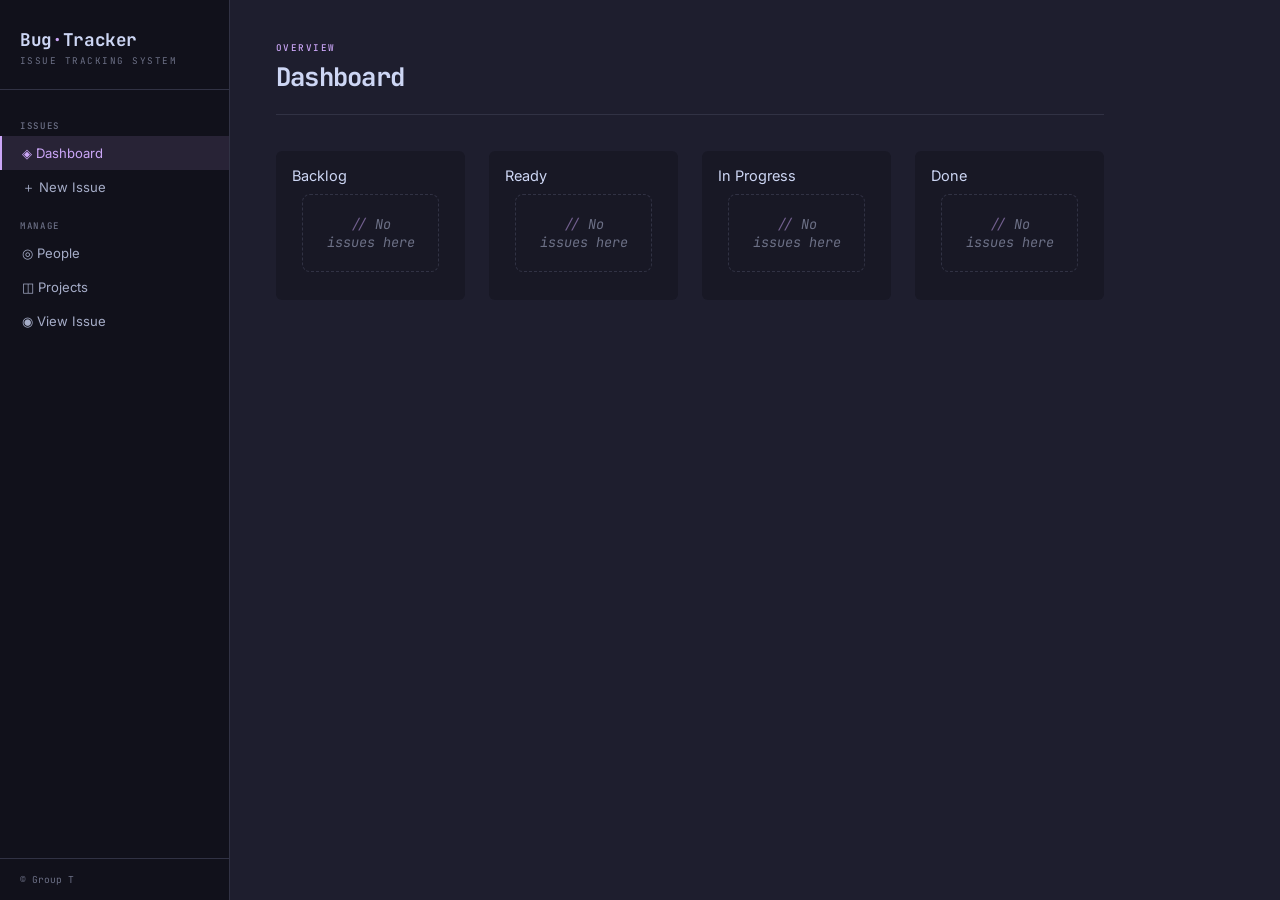
<file: index.html>
<!doctype html>
<html lang="en">
  <head>
    <meta charset="UTF-8" />
    <meta name="viewport" content="width=device-width, initial-scale=1.0" />
    <title>BugTracker System: Dashboard</title>
    <link rel="stylesheet" href="style.css" />
  </head>
  <body>
    <div class="shell">
      <aside class="sidebar">
        <div class="sidebar-brand">
          <div class="brand-name">Bug<em>·</em>Tracker</div>
          <div class="brand-sub">Issue Tracking System</div>
        </div>
        <nav class="sidebar-nav">
          <div class="nav-group">Issues</div>
          <a href="index.html" class="nav-link active">◈ Dashboard</a>
          <a href="create-issue.html" class="nav-link">＋ New Issue</a>
          <div class="nav-group">Manage</div>
          <a href="people.html" class="nav-link">◎ People</a>
          <a href="projects.html" class="nav-link">◫ Projects</a>
          <a href="view-issue.html" class="nav-link">◉ View Issue</a>
        </nav>
        <div class="sidebar-foot">&copy; Group T</div>
      </aside>
      <main class="main">
        <div class="page-header">
          <div class="eyebrow">Overview</div>
          <h1>Dashboard</h1>
        </div>
        <div class="dashboard-wrapper">
          <div class="wrapper-container">
            <main class="board">
              <section class="column">
                <header class="column-header">Backlog</header>
                <section id="col-backlog" class="column-body"></section>
              </section>

              <section class="column">
                <header class="column-header">Ready</header>
                <section id="col-ready" class="column-body"></section>
              </section>

              <section class="column">
                <header class="column-header">In Progress</header>
                <section id="col-in-progress" class="column-body"></section>
              </section>

              <section class="column">
                <header class="column-header">Done</header>
                <section id="col-done" class="column-body"></section>
              </section>
            </main>
            <script src="storage.js"></script>

            <script>
              function renderDashboard() {
                //Grab the list of bugs from the storage.js file
                let allBugs = getAllBugs();

                //Identify where each status column is in the HTML
                let columns = {
                  backlog: document.querySelector("#col-backlog"),
                  ready: document.querySelector("#col-ready"),
                  "in-progress": document.querySelector("#col-in-progress"),
                  done: document.querySelector("#col-done"),
                };

                //Clear the columns so we don't double up data on refresh
                columns.backlog.innerHTML = "";
                columns.ready.innerHTML = "";
                columns["in-progress"].innerHTML = "";
                columns.done.innerHTML = "";

                //Look at each bug
                allBugs.forEach((bug) => {
                  // Find the names for the IDs
                  let person = findPerson(bug.assignedTo);

                  //Pick a color for the priority badge
                  let priorityStyle = "badge-neutral";
                  if (bug.priority === "high") priorityStyle = "badge-red";
                  if (bug.priority === "medium") priorityStyle = "badge-warm";

                  //Build the card for the bug
                  let bugCard = `
                    <article class="card">
                      <a href="view-issue.html?id=${bug.id}" style="text-decoration:none; color:inherit;">
                        <h3>${bug.summary}</h3>
                        <footer>
                          <span class="badge ${priorityStyle}">${bug.priority}</span>
                          <small>@${person ? person.username : "none"}</small>
                        </footer>
                      </a>
                    </article>
                  `;

                  //Put the card in the right column based on its status
                  let statusKey = bug.status.toLowerCase();
                  if (columns[statusKey]) {
                    columns[statusKey].innerHTML += bugCard;
                  }
                });

                Object.keys(columns).forEach((key) => {
                  if (columns[key].innerHTML === "") {
                    columns[key].innerHTML =
                      '<div class="empty">No issues here</div>';
                  }
                });
              }

              //Run this function when the page finished loading
              window.onload = renderDashboard;
            </script>
          </div>
        </div>
      </main>
    </div>
  </body>
</html>
</file>
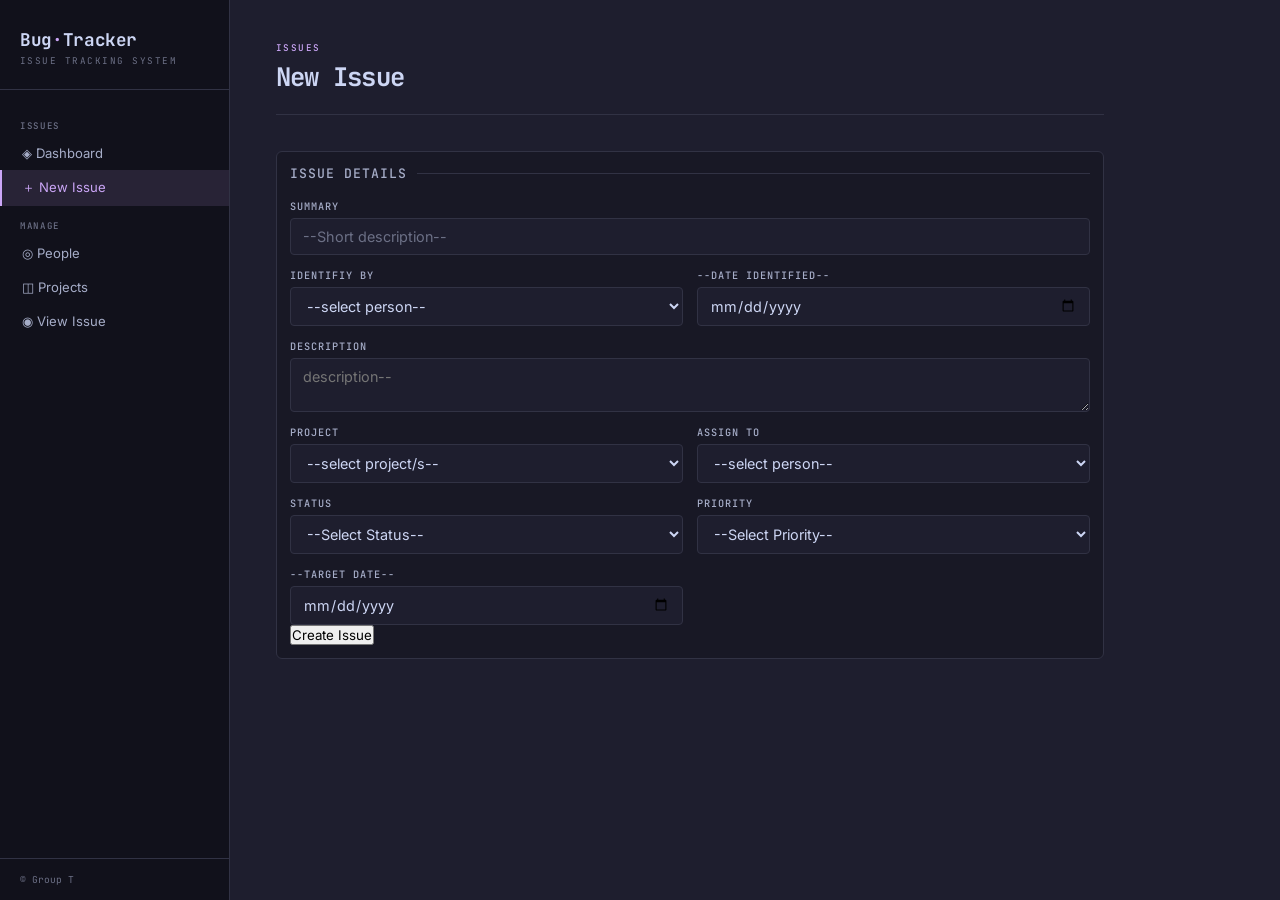
<file: create-issue.html>
<!doctype html>
<html lang="en">
  <head>
    <meta charset="UTF-8" />
    <meta name="viewport" content="width=device-width, initial-scale=1.0" />
    <title>BugTracker Systems: New Issue</title>
    <link rel="stylesheet" href="style.css" />
  </head>
  <body>
    <div class="shell">
      <aside class="sidebar">
        <div class="sidebar-brand">
          <div class="brand-name">Bug<em>·</em>Tracker</div>
          <div class="brand-sub">Issue Tracking System</div>
        </div>
        <nav class="sidebar-nav">
          <div class="nav-group">Issues</div>
          <a href="index.html" class="nav-link">◈ Dashboard</a>
          <a href="create-issue.html" class="nav-link active">＋ New Issue</a>
          <div class="nav-group">Manage</div>
          <a href="people.html" class="nav-link">◎ People</a>
          <a href="projects.html" class="nav-link">◫ Projects</a>
          <a href="view-issue.html" class="nav-link">◉ View Issue</a>
        </nav>
        <div class="sidebar-foot">&copy; Group T</div>
      </aside>
      <main class="main">
        <div class="page-header">
          <div class="eyebrow">Issues</div>
          <h1>New Issue</h1>
        </div>

        <!-- It starts here my work starts here-->
        <div class="card">
          <div class="card-title">Issue Details</div>

          <form id="issueForm">

          <div class="form-grid">

          <!-- This where they will explain their problem -->
          <div class=" field field-full">
            <label>Summary</label>
            <input
              type="text"
              id="summary"
              placeholder="--Short description--"
            />
          </div>
          <!-- This where they will explain their problem-->

          <!-- Dropdowns start here-->
          <!-- Here is select a developer to do the job-->
          <div class=" field">
            <label> Identifiy By</label>
            <select id="identifiedBy">
              <option value="">--select person--</option>
            </select>
          </div>
          <!-- Here is select a developer to do the job-->

          <!--Here is a dropdown meanu
          for the date-->
          <div class=" field">
            <label> --Date Identified--</label>
            <input type="date" id="date_identified"/>
          </div>
          <!--Here is a dropdown meanu for the date-->

          <!--Here is a dropdown meanu
          for the Description-->
          <div class=" field field-full">
            <label for="">Description</label>
            <textarea id="description" placeholder="description--"></textarea>
          </div>

          <!--Here is a dropdown meanu for the Description-->

          <!--Here it is the
          dropdown menu for the project type-->
          <div class=" field">
            <label for="">Project</label>
            <select name="" id="projects">
              <option value="">--select project/s--</option>
            </select>
          </div>

          <!--Here it is the dropdown menu for the project type-->
          <!--Here it is the
          dropdown menu for the assigned to. Like who will be get what
          project-->

          <div class=" field">
            <label for="">Assign to</label>
            <select name="" id="assigned_to">
              <option value="">--select person--</option>
            </select>
          </div>
          <!--Here it is the dropdown menu for the assigned to.-->

          <!-- Here it where
          they select the progress of teh problem-->

          <div class=" field">
            <label for="">Status</label>
            <select name="" id="Status">
              <option value="">--Select Status--</option>
              <option value="open">Open</option>
              <option value="in-progress">In Progress</option>
              <option value="resolved">Resolved</option>
              <option value="closed">Closed</option>
            </select>
          </div>
          <!-- Here it where they select the progress of teh problem--->
          <!--Here it is
          where they will select how serious the problem is-->
          <div class=" field">
            <label for="">Priority</label>
            <select name="" id="Priority">
              <option value="">--Select Priority--</option>
              <option value="low">Low</option>
              <option value="medium">Medium</option>
              <option value="high">High</option>
              <option value="critical">Critical</option>
            </select>
            <!--Here it is where they will select how serious the problem is-->
          </div>

          <!--Here is where they will select when tthey want their problem solved-->
          <div class=" field">
            <label> --Target Date--</label>
            <input type="date" id="Target_Date" />
          </div>
        </div>
          </form>
        <!--Here is where they will select when tthey want their problem solved-->

        <button id="btn-submit" type="button">Create Issue</button>
      </main>
    </div>


          </div>

    <script src="storage.js"></script>
    <script>
      //I will be creating funtions that will store user input to be used across the application

      function populate_Users_data() {
        let people = getAllPeople(); //rom the storage.js
        let projects = getAllProjects();

        // For yhe drop down menus they just select an the data gets stored here
        let select_Person = document.getElementById("identifiedBy");
        let assigned_to = document.getElementById("assigned_to");
        let select_project = document.getElementById("projects");

        people.forEach(function (p) {
          select_Person.add(new Option(p.name + " " + p.surname, p.id));
          assigned_to.add(new Option(p.name + " " + p.surname, p.id));
        });

        projects.forEach(function (proj) {
          select_project.add(new Option(proj.name, proj.id)); // Fixed variable name
        });
      }

      //This for person 3 and 4 here are sample bugs
      function sample_Bugs() {
        if (getAllBugs().length > 0) return;
        let people = getAllPeople();
        let projects = getAllProjects();

        createBug({
          summary: "Login page crashes on Safari",
          description: "White screen after login on Safari 16.",
          identifiedBy: people[0].id,
          dateIdentified: "2026-04-10",
          projectId: projects[0].id,
          assignedTo: people[1].id,
          status: "open",
          priority: "high",
          targetResolutionDate: "2026-04-20",
        });

        createBug({
          summary: "Dashboard graph not loading",
          description: "Revenue graph is blank on the main dashboard.",
          identifiedBy: people[1].id,
          dateIdentified: "2026-04-11",
          projectId: projects[1].id,
          assignedTo: people[2].id,
          status: "in-progress",
          priority: "medium",
          targetResolutionDate: "2026-04-22",
        });
      }

//Here it is for the buttons
//it took so long to write and understand
document
  .getElementById("btn-submit")
  .addEventListener("click", function () {
    let data = {
      summary: document.getElementById("summary").value,
      description: document.getElementById("description").value,
      identifiedBy: document.getElementById("identifiedBy").value,
      dateIdentified: document.getElementById("date_identified").value,
      projectId: document.getElementById("projects").value,
      assignedTo: document.getElementById("assigned_to").value,
      status: document.getElementById("Status").value,
      priority: document.getElementById("Priority").value,
      targetResolutionDate: document.getElementById("Target_Date").value,
    };

    createBug(data);
    alert(`Issue saved`);

    // This one line clears EVERY field inside the form tag
    document.getElementById("issueForm").reset();
  });

        

      populate_Users_data();
      sample_Bugs();
    </script>
  </body>
</html>
</file>
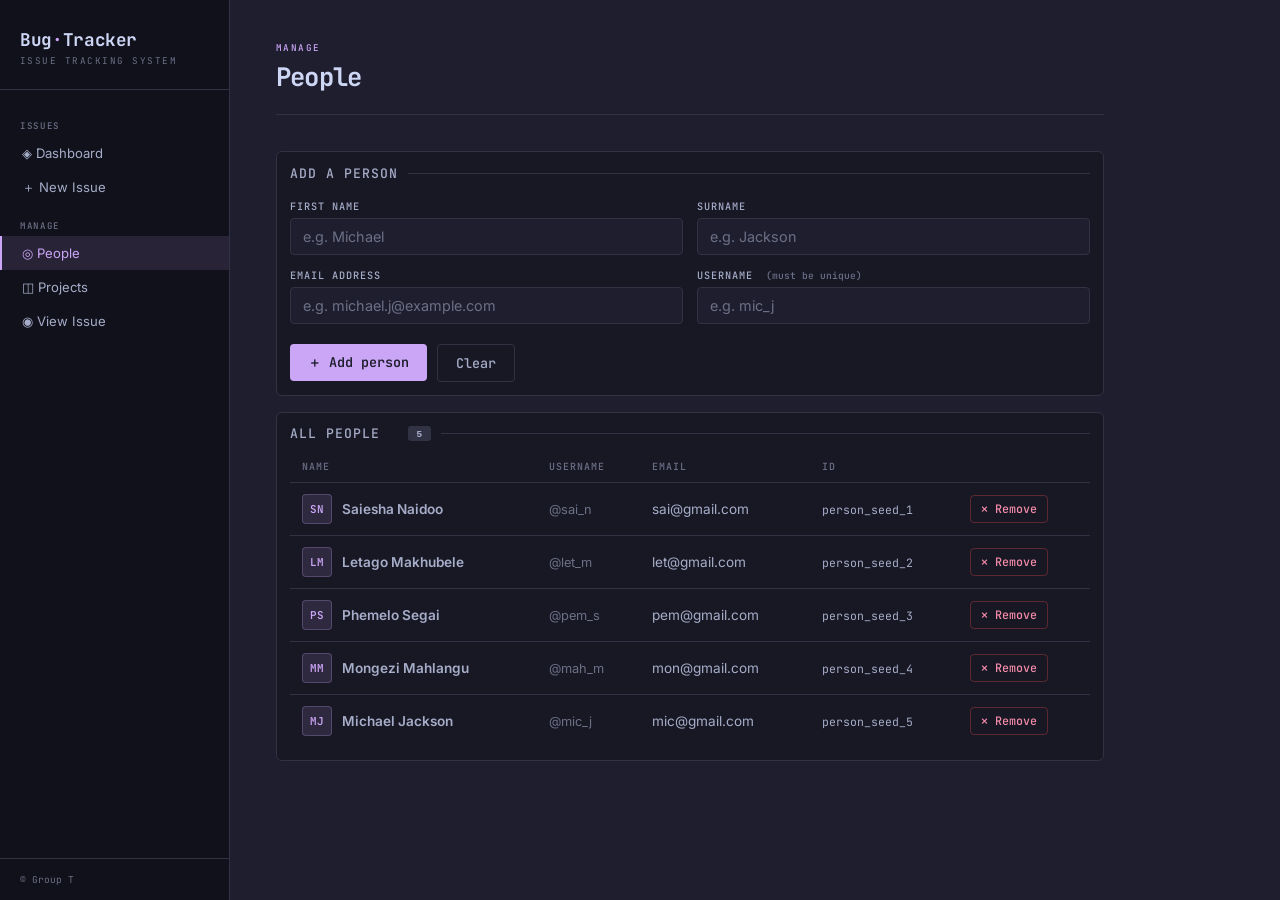
<file: people.html>
<!DOCTYPE html>
<html lang="en">
<head>
  <meta charset="UTF-8" />
  <meta name="viewport" content="width=device-width, initial-scale=1.0" />
  <title>BugTracker: People</title>
  <link rel="stylesheet" href="style.css" />
</head>
<body>

<div class="shell">

  <!-- SIDEBAR -->
  <aside class="sidebar">
    <div class="sidebar-brand">
      <div class="brand-name">Bug<em>·</em>Tracker</div>
      <div class="brand-sub">Issue Tracking System</div>
    </div>
    <nav class="sidebar-nav">
      <div class="nav-group">Issues</div>
      <a href="index.html"        class="nav-link">◈  Dashboard</a>
      <a href="create-issue.html" class="nav-link">＋  New Issue</a>
      <div class="nav-group">Manage</div>
      <a href="people.html"      class="nav-link active">◎  People</a>
      <a href="projects.html"   class="nav-link">◫  Projects</a>
      <a href="view-issue.html" class="nav-link">◉  View Issue</a>
    </nav>
    <div class="sidebar-foot">&copy; Group T</div>
  </aside>

  <!-- main content area -->
  <main class="main">

    <div class="page-header">
      <div class="eyebrow">Manage</div>
      <h1>People</h1>
    </div>

    <!-- add person form -->
    <div class="card">
      <div class="card-title">Add a person</div>

      <form id="person-form">
        <div class="form-grid">

          <div class="field">
            <label for="f-name">First name</label>
            <input type="text" id="f-name" placeholder="e.g. Michael" required />
          </div>

          <div class="field">
            <label for="f-surname">Surname</label>
            <input type="text" id="f-surname" placeholder="e.g. Jackson" required />
          </div>

          <div class="field">
            <label for="f-email">Email address</label>
            <input type="email" id="f-email" placeholder="e.g. michael.j@example.com" required />
          </div>

          <div class="field">
            <label for="f-username">
              Username
              <span style="color:var(--ink3);text-transform:none;letter-spacing:0;font-size:0.6rem;">&nbsp;(must be unique)</span>
            </label>
            <input type="text" id="f-username" placeholder="e.g. mic_j" required />
          </div>

        </div>

        <div class="form-actions">
          <button type="submit" class="btn btn-primary">＋ Add person</button>
          <button type="reset"  class="btn btn-ghost">Clear</button>
        </div>
      </form>
    </div>

    <!-- people list -->
    <div class="card">
      <div class="card-title">
        All people &nbsp;
        <span id="people-count" class="badge badge-neutral" style="font-family:'DM Sans',sans-serif;"></span>
      </div>
      <div id="people-list"></div>
    </div>

  </main>
</div>

<div id="toast-container"></div>

<script src="storage.js"></script>
<script>



// JS SECTION - it is very very similar as the project.html javascript so if anything does need to be explained lmk
  //toast
  function toast(msg, type) {
    var el = document.createElement('div');
    el.className = 'toast ' + (type || 'success');
    el.textContent = msg;
    document.getElementById('toast-container').appendChild(el);
    setTimeout(function() { el.remove(); }, 3200);
  }

  //render tabl
  function render() {
    var people    = getAllPeople();
    var container = document.getElementById('people-list');
    document.getElementById('people-count').textContent = people.length;

    if (people.length === 0) {
      container.innerHTML = '<div class="empty">No one added yet. Please fill in the form above.</div>';
      return;
    }

    var rows = '';
    for (var i = 0; i < people.length; i++) {
      var p = people[i];
      var initials = p.name.charAt(0).toUpperCase() + p.surname.charAt(0).toUpperCase();
      rows +=
        '<tr>' +
          '<td class="cell-name">' +
            '<span style="display:inline-flex;align-items:center;gap:10px;">' +
              '<span class="avatar">' + initials + '</span>' +
              p.name + ' ' + p.surname +
            '</span>' +
          '</td>' +
          '<td style="color:var(--ink3);font-size:0.8rem;">@' + p.username + '</td>' +
          '<td>' + p.email + '</td>' +
          '<td class="cell-mono">' + p.id + '</td>' +
          '<td><button class="btn btn-danger" onclick="removePersonById(\'' + p.id + '\')">✕ Remove</button></td>' +
        '</tr>';
    }

    container.innerHTML =
      '<table class="data-table">' +
        '<thead><tr>' +
          '<th>Name</th><th>Username</th><th>Email</th><th>ID</th><th></th>' +
        '</tr></thead>' +
        '<tbody>' + rows + '</tbody>' +
      '</table>';
  }

  //submit form
  document.getElementById('person-form').addEventListener('submit', function(e) {
    e.preventDefault();
    var name     = document.getElementById('f-name').value;
    var surname  = document.getElementById('f-surname').value;
    var email    = document.getElementById('f-email').value;
    var username = document.getElementById('f-username').value;

    try {
      createPerson(name, surname, email, username);
      this.reset();
      render();
      toast(name + ' ' + surname + ' was added.', 'success');
    } catch (err) {
      toast(err.message, 'error');
    }
  });

  //delete 
  function removePersonById(id) {
    if (!confirm('Remove this person? This cannot be undone.')) return;
    deletePerson(id);
    render();
    toast('Person removed.', 'success');
  }

  render();

</script>
</body>
</html>
</file>
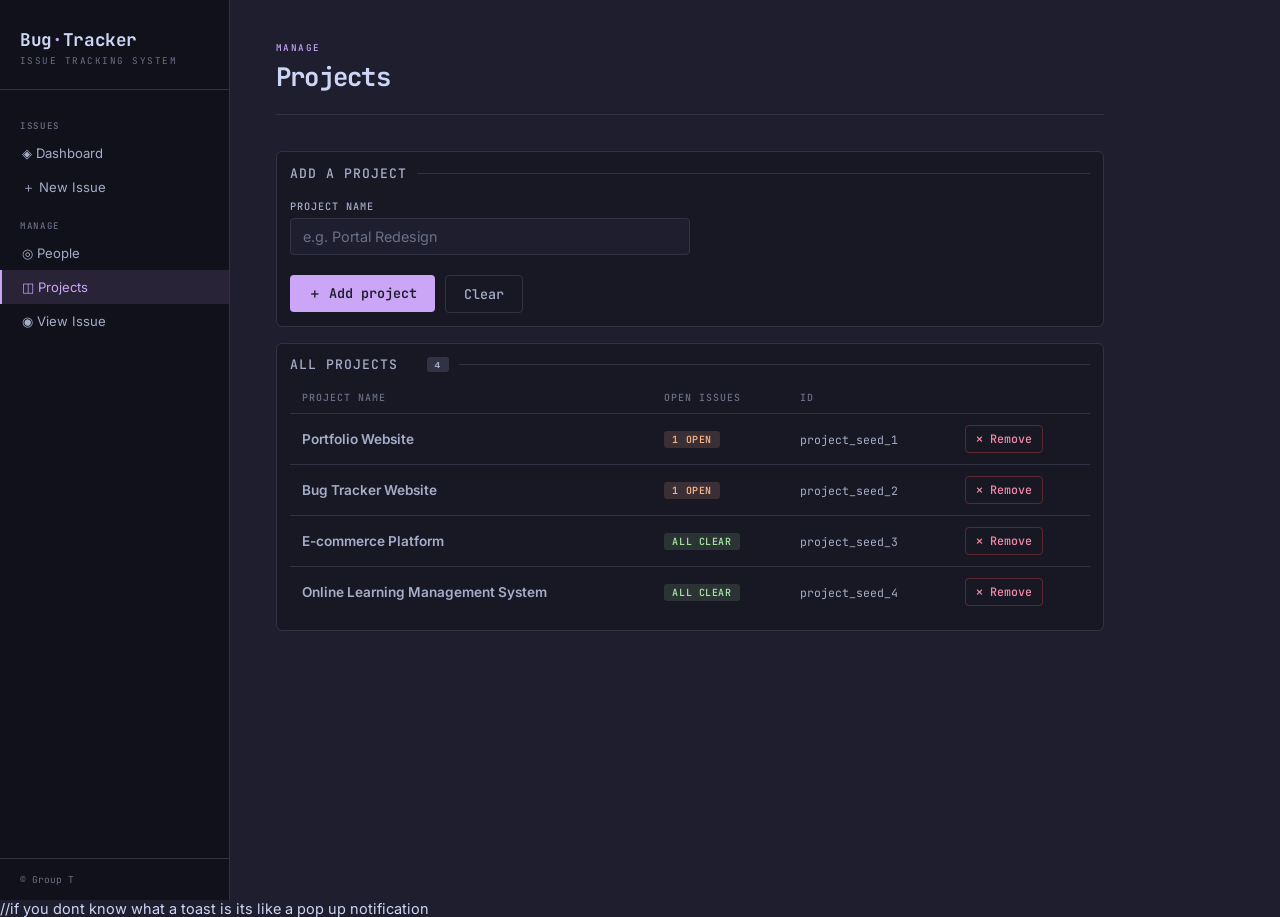
<file: projects.html>
<!DOCTYPE html>
<html lang="en">
<head>
  <meta charset="UTF-8" />
  <meta name="viewport" content="width=device-width, initial-scale=1.0" />
  <title>BugTracker: Projects</title>
  <link rel="stylesheet" href="style.css" />
</head>
<body>

<div class="shell">

<!-- sidebar -->
  <aside class="sidebar">
    <div class="sidebar-brand">
      <div class="brand-name">Bug<em>·</em>Tracker</div>
      <div class="brand-sub">Issue Tracking System</div>
    </div>
    <nav class="sidebar-nav">
      <div class="nav-group">Issues</div>
      <a href="index.html"        class="nav-link">◈  Dashboard</a>
      <a href="create-issue.html" class="nav-link">＋  New Issue</a>
      <div class="nav-group">Manage</div>
      <a href="people.html"      class="nav-link">◎  People</a>
      <a href="projects.html"   class="nav-link active">◫  Projects</a>
      <a href="view-issue.html" class="nav-link">◉  View Issue</a>
    </nav>
    <div class="sidebar-foot">&copy; Group T</div>
  </aside>

  <!-- main content area-->
  <main class="main">

    <div class="page-header">
      <div class="eyebrow">Manage</div>
      <h1>Projects</h1>
    </div>

    <!-- Add project form -->
    <div class="card">
      <div class="card-title">Add a project</div>

      <form id="project-form">
        <div class="field" style="max-width:400px;">
          <label for="f-name">Project name</label>
          <input type="text" id="f-name" placeholder="e.g. Portal Redesign" required />
        </div>

        <div class="form-actions">
          <button type="submit" class="btn btn-primary">＋ Add project</button>
          <button type="reset"  class="btn btn-ghost">Clear</button>
        </div>
      </form>
    </div>

    <!-- pojects list -->
    <div class="card">
      <div class="card-title">
        All projects &nbsp;
        <span id="projects-count" class="badge badge-neutral" style="font-family:'DM Sans',sans-serif;"></span>
      </div>
      <div id="projects-list"></div>
    </div>

  </main>
</div>

<div id="toast-container"></div>//if you dont know what a toast is its like a pop up notification

<script src="storage.js"></script>
<script>


//JS SECTION

//rhis will show a small pop up msg on the screen eg)project added
//it creates a new message box you pass in and itll style it based on the type (like success or error) or then it automically dissapears after 3 secs
  function toast(msg, type) {
    var el = document.createElement('div');
    el.className = 'toast ' + (type || 'success');
    el.textContent = msg;
    document.getElementById('toast-container').appendChild(el);
    setTimeout(function() { el.remove(); }, 3200);
  }

  //main func, it updates what you see on the pg. Everytime somethings gonna change (like when you add or delete a proj) then this func
  //will redraw the list so it stays up to date
  function render() {
    var projects  = getAllProjects(); //fetch all saved projs and bugs from storage.js
    var bugs      = getAllBugs(); //think of it like pulling data from a mini database saved in the browser
    var container = document.getElementById('projects-list'); //finds where the proj list should be displaued on the pg and it also updates a counter showing how many projs exist
    document.getElementById('projects-count').textContent = projects.length;

    //handling empty projs
    //if theres no projs then itll show a message instead of a table then it stops running the rest of the function
    if (projects.length === 0) {
      container.innerHTML = '<div class="empty">No projects yet. Add the first one above.</div>';
      return;
    }

    //looping through projs 
    //each proj one by one to display them
    var rows = '';
    for (var i = 0; i < projects.length; i++) {
      var p = projects[i];

    //counts open bugs
    //so for each project this will check all bugs and count how many are still nott fixed or not resolved. The num will show next to the proj
      var open = 0;
      for (var j = 0; j < bugs.length; j++) {
        if (bugs[j].projectId === p.id && bugs[j].status !== 'resolved') open++;
      }

  //creating status badge
  //this decides what lapel to show: so if there are open bugs then show many and if none then sow all clear

      var badge = open > 0
        ? '<span class="badge badge-warm">' + open + ' open</span>'
        : '<span class="badge badge-green">All clear</span>';

  
    //builds table rows
    //one row for each proj (proj name, num of open issues, project id, del button)
      rows +=
        '<tr>' +
          '<td class="cell-name">' + p.name + '</td>' +
          '<td>' + badge + '</td>' +
          '<td class="cell-mono">' + p.id + '</td>' +
          '<td><button class="btn btn-danger" onclick="removeProjectById(\'' + p.id + '\')">✕ Remove</button></td>' +
        '</tr>';
    }

//displaying the table
//after displaying all rows this will just display them as a full table
    container.innerHTML =
      '<table class="data-table">' +
        '<thead><tr>' +
          '<th>Project name</th><th>Open issues</th><th>ID</th><th></th>' +
        '</tr></thead>' +
        '<tbody>' + rows + '</tbody>' +
      '</table>';
  }


  //form submission
  //will listen for when the user submits the form and it stopsthe page from refreshing which normally happens with forms
  document.getElementById('project-form').addEventListener('submit', function(e) {
    e.preventDefault();
    var name = document.getElementById('f-name').value; //gets proj name from input box and storesin storage func
    createProject(name);
    this.reset(); //clears form and updates dislay and shows success message
    render();
    toast('"' + name + '" added.', 'success');
  });


//runs when del button is clicked, it first asks user to complete befor deleting
  function removeProjectById(id) {
    if (!confirm('Remove this project? This cannot be undone.')) return;
    deleteProject(id);
    render();
    toast('Project removed.', 'success');
  }

  render(); //render func so as soon as pg loads it shows projs

</script>
</body>
</html>
</file>
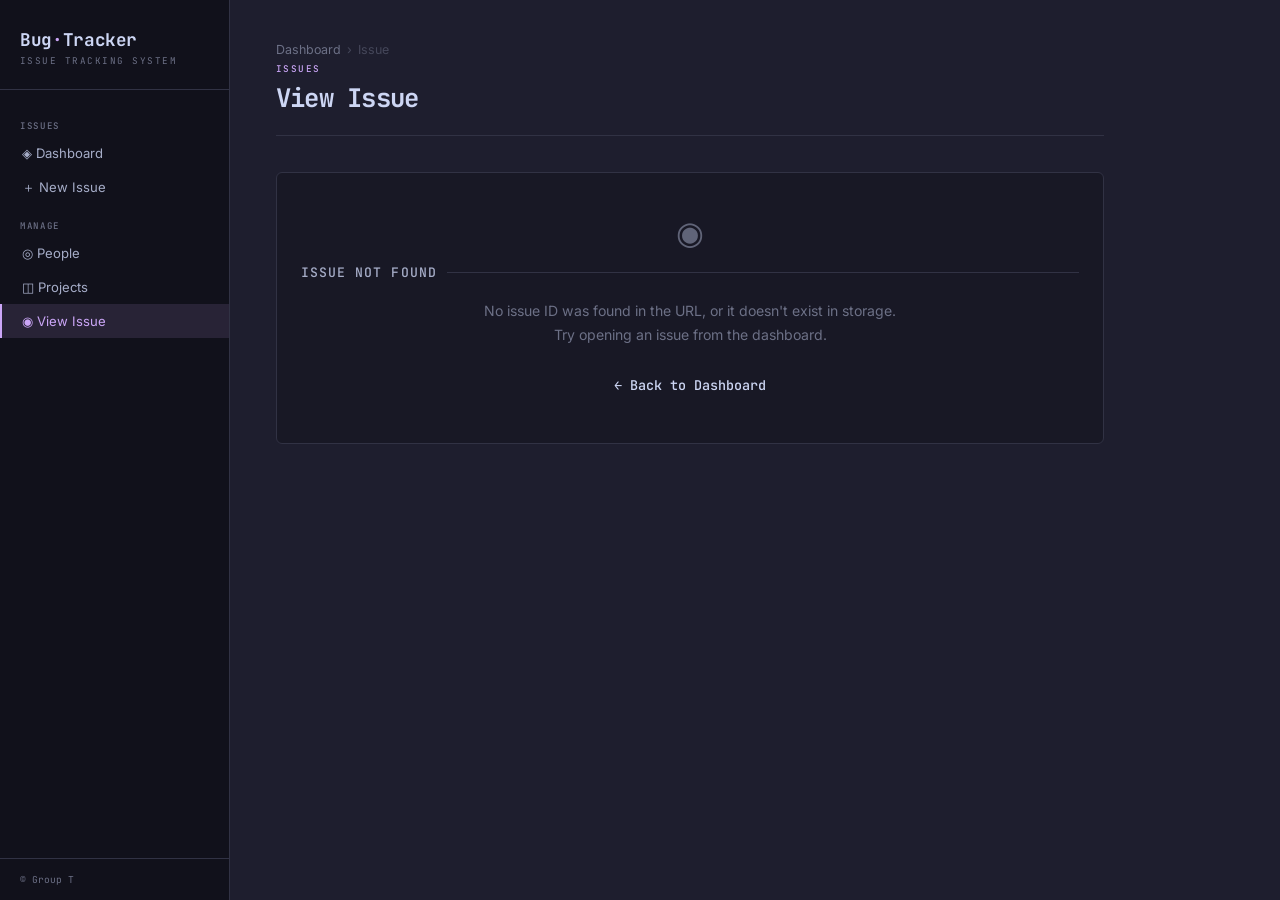
<file: view-issue.html>
<!DOCTYPE html>
<html lang="en">
<head>
  <meta charset="UTF-8" />
  <meta name="viewport" content="width=device-width, initial-scale=1.0" />
  <title>BugTracker: View Issue</title>
  <link rel="stylesheet" href="style.css" />
  <style>
    /* ── Page additions — all colours from existing style.css variables ── */

    /* Breadcrumb */
    .breadcrumb{display:flex;align-items:center;gap:6px;font-size:0.78rem;color:var(--ink3);margin-bottom:6px}
    .breadcrumb a{color:var(--ink3);text-decoration:none}
    .breadcrumb a:hover{color:var(--accent)}
    .breadcrumb span{opacity:.5}

    /* Issue header inside card */
    .issue-header{display:flex;align-items:flex-start;justify-content:space-between;gap:16px;flex-wrap:wrap;margin-bottom:24px}
    .issue-id-badge{font-size:0.72rem;font-weight:700;letter-spacing:.08em;text-transform:uppercase;color:var(--accent);background:color-mix(in srgb,var(--accent) 12%,transparent);border:1px solid color-mix(in srgb,var(--accent) 25%,transparent);padding:3px 10px;border-radius:20px;display:inline-flex;align-items:center}
    .issue-title-row{display:flex;align-items:center;gap:12px;flex-wrap:wrap;margin-top:6px}
    #view-summary{font-size:1.22rem;font-weight:700;letter-spacing:-.01em;line-height:1.3}

    /* Status / priority / project chips */
    .chip{display:inline-flex;align-items:center;gap:5px;font-size:0.72rem;font-weight:700;letter-spacing:.06em;text-transform:uppercase;padding:4px 11px;border-radius:20px}
    .chip::before{content:'';width:7px;height:7px;border-radius:50%;flex-shrink:0}
    .chip-open    {background:color-mix(in srgb,#3db37a 12%,transparent);color:#2a9060;border:1px solid color-mix(in srgb,#3db37a 30%,transparent)}
    .chip-open::before    {background:#3db37a}
    .chip-resolved{background:color-mix(in srgb,#5b9bd5 12%,transparent);color:#3a7ab8;border:1px solid color-mix(in srgb,#5b9bd5 30%,transparent)}
    .chip-resolved::before{background:#5b9bd5}
    .chip-overdue {background:color-mix(in srgb,#e06050 12%,transparent);color:#c03a28;border:1px solid color-mix(in srgb,#e06050 30%,transparent)}
    .chip-overdue::before {background:#e06050}
    .chip-low     {background:color-mix(in srgb,#6bba8a 12%,transparent);color:#3d8a5a;border:1px solid color-mix(in srgb,#6bba8a 30%,transparent)}
    .chip-low::before     {background:#6bba8a}
    .chip-medium  {background:color-mix(in srgb,#e0a040 12%,transparent);color:#b07820;border:1px solid color-mix(in srgb,#e0a040 30%,transparent)}
    .chip-medium::before  {background:#e0a040}
    .chip-high    {background:color-mix(in srgb,#e06050 12%,transparent);color:#c03a28;border:1px solid color-mix(in srgb,#e06050 30%,transparent)}
    .chip-high::before    {background:#e06050}
    .chip-project {background:color-mix(in srgb,var(--accent) 10%,transparent);color:var(--accent);border:1px solid color-mix(in srgb,var(--accent) 25%,transparent)}
    .chip-project::before {background:var(--accent)}

    /* Detail grid */
    .detail-grid{display:grid;grid-template-columns:1fr 1fr;gap:0}
    .detail-cell{padding:14px 18px;border-bottom:1px solid var(--border,rgba(0,0,0,.07))}
    .detail-cell.full{grid-column:1/-1}
    .detail-cell:nth-child(odd):not(.full){border-right:1px solid var(--border,rgba(0,0,0,.07))}
    .detail-label{font-size:0.70rem;font-weight:700;letter-spacing:.09em;text-transform:uppercase;color:var(--ink3);margin-bottom:4px}
    .detail-value{font-size:0.88rem;color:var(--ink1,#1a1a2e);line-height:1.6;white-space:pre-wrap}

    /* Resolution cells hidden until resolved */
    #resolution-section{display:none}
    #resolution-section.visible{display:contents}

    /* Action bar at card bottom */
    .action-bar{display:flex;gap:10px;flex-wrap:wrap;padding:16px 18px;border-top:1px solid var(--border,rgba(0,0,0,.07))}

    /* Card divider */
    .card-divider{height:1px;background:var(--border,rgba(0,0,0,.07));margin:0}

    /* ── EDIT PANEL ───────────────────────────────────────── */
    #edit-panel{display:none;margin-top:24px}
    #edit-panel.visible{display:block}
    .edit-panel-title{font-size:0.78rem;font-weight:700;letter-spacing:.09em;text-transform:uppercase;color:var(--ink3);padding:16px 18px 0}
    .edit-grid{display:grid;grid-template-columns:1fr 1fr;gap:18px;padding:16px 18px 22px}
    .edit-group{display:flex;flex-direction:column;gap:5px}
    .edit-group.full{grid-column:1/-1}
    .edit-group label{font-size:0.70rem;font-weight:700;letter-spacing:.09em;text-transform:uppercase;color:var(--ink3)}
    .edit-group label .req{color:#e06050;margin-left:2px}
    .edit-group input,
    .edit-group select,
    .edit-group textarea{background:var(--bg2,#f5f5f7);border:1.5px solid var(--border,rgba(0,0,0,.1));border-radius:8px;padding:9px 13px;font-size:0.88rem;font-family:inherit;color:var(--ink1,#1a1a2e);outline:none;transition:border-color .15s;width:100%}
    .edit-group input:focus,
    .edit-group select:focus,
    .edit-group textarea:focus{border-color:var(--accent)}
    .edit-group textarea{resize:vertical;min-height:80px;line-height:1.6}
    .edit-group select{cursor:pointer;appearance:none;background-image:url("data:image/svg+xml,%3Csvg xmlns='http://www.w3.org/2000/svg' width='12' height='12' fill='none' viewBox='0 0 12 12'%3E%3Cpath stroke='%23888' stroke-width='1.5' stroke-linecap='round' stroke-linejoin='round' d='M2 4l4 4 4-4'/%3E%3C/svg%3E");background-repeat:no-repeat;background-position:calc(100% - 11px) center;padding-right:30px}
    .field-err{font-size:0.72rem;color:#e06050;min-height:14px}

    /* Priority / Status radio pills */
    .radio-group{display:flex;gap:8px;flex-wrap:wrap}
    .radio-opt input{display:none}
    .radio-opt label{display:flex;align-items:center;justify-content:center;padding:7px 16px;border-radius:20px;font-size:0.72rem;font-weight:700;letter-spacing:.05em;text-transform:uppercase;border:1.5px solid var(--border,rgba(0,0,0,.1));cursor:pointer;transition:all .15s;color:var(--ink3)}
    .radio-opt label:hover{border-color:var(--accent);color:var(--accent)}
    .radio-opt input:checked + label.lo  {background:color-mix(in srgb,#6bba8a 15%,transparent);border-color:#6bba8a;color:#3d8a5a}
    .radio-opt input:checked + label.med {background:color-mix(in srgb,#e0a040 15%,transparent);border-color:#e0a040;color:#b07820}
    .radio-opt input:checked + label.hi  {background:color-mix(in srgb,#e06050 15%,transparent);border-color:#e06050;color:#c03a28}
    .radio-opt input:checked + label.s-open     {background:color-mix(in srgb,#3db37a 15%,transparent);border-color:#3db37a;color:#2a9060}
    .radio-opt input:checked + label.s-resolved {background:color-mix(in srgb,#5b9bd5 15%,transparent);border-color:#5b9bd5;color:#3a7ab8}
    .radio-opt input:checked + label.s-overdue  {background:color-mix(in srgb,#e06050 15%,transparent);border-color:#e06050;color:#c03a28}

    /* Resolution fields in edit form */
    #edit-resolution{display:none}
    #edit-resolution.visible{display:contents}

    /* Not-found */
    #not-found{display:none}
    #not-found.visible{display:block}
    #issue-body.hidden{display:none}

    /* Toast */
    .toast{position:fixed;bottom:28px;right:28px;background:var(--ink1,#1a1a2e);color:#fff;border-radius:10px;padding:12px 20px;font-size:0.84rem;opacity:0;transform:translateY(8px);transition:all .25s;z-index:300;pointer-events:none;box-shadow:0 4px 20px rgba(0,0,0,.18)}
    .toast.show{opacity:1;transform:translateY(0)}

    /* ── Responsive ─────────────────────────────────────────── */
    @media(max-width:640px){
      .detail-grid{grid-template-columns:1fr}
      .detail-cell.full{grid-column:1}
      .detail-cell:nth-child(odd):not(.full){border-right:none}
      .edit-grid{grid-template-columns:1fr}
      .edit-group.full{grid-column:1}
      .issue-header{flex-direction:column;gap:10px}
      #view-summary{font-size:1.05rem}
      .action-bar{padding:12px 14px}
    }
  </style>
</head>
<body>
<div class="shell">

  <!-- ── Sidebar — identical to every other page ── -->
  <aside class="sidebar">
    <div class="sidebar-brand">
      <div class="brand-name">Bug<em>·</em>Tracker</div>
      <div class="brand-sub">Issue Tracking System</div>
    </div>
    <nav class="sidebar-nav">
      <div class="nav-group">Issues</div>
      <a href="index.html"        class="nav-link">◈  Dashboard</a>
      <a href="create-issue.html" class="nav-link">＋  New Issue</a>
      <div class="nav-group">Manage</div>
      <a href="people.html"     class="nav-link">◎  People</a>
      <a href="projects.html"   class="nav-link">◫  Projects</a>
      <a href="view-issue.html" class="nav-link active">◉  View Issue</a>
    </nav>
    <div class="sidebar-foot">&copy; Group T</div>
  </aside>

  <!-- ── Main content ── -->
  <main class="main">
    <div class="page-header">
      <div class="breadcrumb">
        <a href="index.html">Dashboard</a>
        <span>›</span>
        <span id="bc-id">Issue</span>
      </div>
      <div class="eyebrow">Issues</div>
      <h1>View Issue</h1>
    </div>

    <!-- NOT FOUND state -->
    <div id="not-found">
      <div class="card" style="text-align:center;padding:40px 24px;">
        <div style="font-size:2rem;margin-bottom:12px;opacity:.4">◉</div>
        <div class="card-title">Issue not found</div>
        <p style="color:var(--ink3);font-size:0.88rem;margin-top:8px;line-height:1.7;">
          No issue ID was found in the URL, or it doesn't exist in storage.<br>
          Try opening an issue from the dashboard.
        </p>
        <a href="index.html" class="btn" style="display:inline-block;margin-top:20px;">← Back to Dashboard</a>
      </div>
    </div>

    <!-- ISSUE BODY -->
    <div id="issue-body">

      <!-- ── View card ── -->
      <div class="card" style="padding:0;overflow:hidden;">

        <div style="padding:20px 18px 0;">
          <div class="issue-header">
            <div>
              <span class="issue-id-badge" id="view-id">—</span>
              <div class="issue-title-row">
                <span id="view-summary"></span>
              </div>
              <div style="display:flex;gap:8px;margin-top:10px;flex-wrap:wrap;">
                <span class="chip" id="chip-status">—</span>
                <span class="chip" id="chip-priority">—</span>
                <span class="chip chip-project" id="chip-project">—</span>
              </div>
            </div>
            <div style="display:flex;gap:8px;align-items:flex-start;flex-wrap:wrap;">
              <button class="btn btn-ghost" onclick="history.back()">← Back</button>
              <button class="btn" id="edit-toggle-btn" onclick="toggleEdit()">✎ Edit</button>
            </div>
          </div>
        </div>

        <div class="card-divider"></div>

        <div class="detail-grid">
          <div class="detail-cell">
            <div class="detail-label">Reported by</div>
            <div class="detail-value" id="view-reporter">—</div>
          </div>
          <div class="detail-cell">
            <div class="detail-label">Assigned to</div>
            <div class="detail-value" id="view-assignee">—</div>
          </div>

          <div class="detail-cell">
            <div class="detail-label">Date identified</div>
            <div class="detail-value" id="view-date-identified">—</div>
          </div>
          <div class="detail-cell">
            <div class="detail-label">Target resolution date</div>
            <div class="detail-value" id="view-target-date">—</div>
          </div>

          <div class="detail-cell full">
            <div class="detail-label">Description</div>
            <div class="detail-value" id="view-description">—</div>
          </div>

          <!-- Shown only when status = resolved -->
          <div id="resolution-section">
            <div class="detail-cell">
              <div class="detail-label">Actual resolved date</div>
              <div class="detail-value" id="view-resolved-date">—</div>
            </div>
            <div class="detail-cell full">
              <div class="detail-label">Resolution summary</div>
              <div class="detail-value" id="view-resolution-summary">—</div>
            </div>
          </div>
        </div>

        <div class="action-bar">
          <button class="btn" onclick="toggleEdit()">✎ Edit this issue</button>
          <button class="btn btn-ghost" onclick="confirmDelete()" style="color:#e06050;">🗑 Delete</button>
        </div>
      </div><!-- /view card -->

      <!-- ── Edit panel card ── -->
      <div class="card" id="edit-panel" style="padding:0;overflow:hidden;">

        <div class="edit-panel-title">Edit Issue</div>
        <div class="card-divider" style="margin-top:12px;"></div>

        <div class="edit-grid">

          <div class="edit-group full">
            <label for="e-summary">Summary <span class="req">*</span></label>
            <input type="text" id="e-summary" maxlength="120" placeholder="Short description of the issue"/>
            <div class="field-err" id="err-summary"></div>
          </div>

          <div class="edit-group full">
            <label for="e-description">Detailed description</label>
            <textarea id="e-description" placeholder="Steps to reproduce, expected vs actual behaviour…"></textarea>
          </div>

          <div class="edit-group">
            <label for="e-reporter">Reported by <span class="req">*</span></label>
            <select id="e-reporter"><option value="">Select person…</option></select>
            <div class="field-err" id="err-reporter"></div>
          </div>

          <div class="edit-group">
            <label for="e-date-identified">Date identified <span class="req">*</span></label>
            <input type="date" id="e-date-identified"/>
            <div class="field-err" id="err-date-identified"></div>
          </div>

          <div class="edit-group">
            <label for="e-project">Project <span class="req">*</span></label>
            <select id="e-project"><option value="">Select project…</option></select>
            <div class="field-err" id="err-project"></div>
          </div>

          <div class="edit-group">
            <label for="e-assignee">Assigned to</label>
            <select id="e-assignee"><option value="">Unassigned</option></select>
          </div>

          <div class="edit-group">
            <label for="e-target-date">Target resolution date</label>
            <input type="date" id="e-target-date"/>
          </div>

          <!-- Spacer (hidden when resolution block shows) -->
          <div id="edit-spacer"></div>

          <!-- Priority radios -->
          <div class="edit-group full">
            <label>Priority <span class="req">*</span></label>
            <div class="radio-group">
              <div class="radio-opt"><input type="radio" name="e-priority" id="ep-low"    value="low"   /><label for="ep-low"    class="lo">Low</label></div>
              <div class="radio-opt"><input type="radio" name="e-priority" id="ep-medium" value="medium"/><label for="ep-medium" class="med">Medium</label></div>
              <div class="radio-opt"><input type="radio" name="e-priority" id="ep-high"   value="high"  /><label for="ep-high"   class="hi">High</label></div>
            </div>
          </div>

          <!-- Status radios -->
          <div class="edit-group full">
            <label>Status <span class="req">*</span></label>
            <div class="radio-group">
              <div class="radio-opt"><input type="radio" name="e-status" id="es-open"     value="open"    /><label for="es-open"     class="s-open">Open</label></div>
              <div class="radio-opt"><input type="radio" name="e-status" id="es-resolved" value="resolved"/><label for="es-resolved" class="s-resolved">Resolved</label></div>
              <div class="radio-opt"><input type="radio" name="e-status" id="es-overdue"  value="overdue" /><label for="es-overdue"  class="s-overdue">Overdue</label></div>
            </div>
          </div>

          <!-- Resolution fields — visible only when resolved -->
          <div id="edit-resolution">
            <div class="edit-group">
              <label for="e-resolved-date">Actual resolved date</label>
              <input type="date" id="e-resolved-date"/>
            </div>
            <div class="edit-group full">
              <label for="e-resolution-summary">Resolution summary</label>
              <textarea id="e-resolution-summary" style="min-height:65px;" placeholder="What was done to resolve this issue…"></textarea>
            </div>
          </div>

        </div><!-- /edit-grid -->

        <div class="action-bar">
          <button class="btn" id="save-btn" onclick="saveEdits()">💾 Save changes</button>
          <button class="btn btn-ghost" onclick="cancelEdit()">Cancel</button>
        </div>

      </div><!-- /edit-panel card -->

    </div><!-- /#issue-body -->
  </main>
</div>

<div class="toast" id="toast"></div>

<script src="storage.js"></script>
<script>
// ── Compatibility layer ──────────────────────────────────────────────────────
// Works with both the original project's storage.js AND the compiled one.
// Reads from common keys: bt_bugs, bugs (fallback), bt_people, people, etc.
function _getBugs(){
  if(typeof getBugs==='function') return getBugs();
  try{ return JSON.parse(localStorage.getItem('bt_bugs')||localStorage.getItem('bugs')||'[]'); }catch{ return []; }
}
function _findBug(id){
  if(typeof findBug==='function') return findBug(id);
  if(typeof getBugById==='function') return getBugById(id);
  return _getBugs().find(b=>b.id===id)||null;
}
function _updateBug(id,changes){
  if(typeof updateBug==='function') return updateBug(id,changes);
  const bugs=_getBugs(), i=bugs.findIndex(b=>b.id===id);
  if(i===-1) return null;
  bugs[i]={...bugs[i],...changes};
  const key=localStorage.getItem('bt_bugs')!==null?'bt_bugs':'bugs';
  localStorage.setItem(key,JSON.stringify(bugs));
  return bugs[i];
}
function _deleteBug(id){
  if(typeof deleteBug==='function'){ deleteBug(id); return; }
  const bugs=_getBugs().filter(b=>b.id!==id);
  const key=localStorage.getItem('bt_bugs')!==null?'bt_bugs':'bugs';
  localStorage.setItem(key,JSON.stringify(bugs));
}
function _getPeople(){
  if(typeof getPeople==='function') return getPeople();
  try{ return JSON.parse(localStorage.getItem('bt_people')||localStorage.getItem('people')||'[]'); }catch{ return []; }
}
function _getProjects(){
  if(typeof getProjects==='function') return getProjects();
  try{ return JSON.parse(localStorage.getItem('bt_projects')||localStorage.getItem('projects')||'[]'); }catch{ return []; }
}

// Run seed / overdue helpers if present
if(typeof seedIfEmpty==='function') seedIfEmpty();
if(typeof syncOverdue==='function') syncOverdue();

// ── State ────────────────────────────────────────────────────────────────────
const params     = new URLSearchParams(window.location.search);
const bugId      = params.get('id');
let   currentBug = null;
let   editOpen   = false;

// ── Boot ─────────────────────────────────────────────────────────────────────
(function init(){
  if(!bugId){ showNotFound(); return; }
  currentBug = _findBug(bugId);
  if(!currentBug){ showNotFound(); return; }

  renderView(currentBug);
  populateDropdowns();
  prefillForm(currentBug);

  // Support ?edit=1 from dashboard "Edit" buttons
  if(params.get('edit')==='1') toggleEdit();
})();

// ── Render the view panel ────────────────────────────────────────────────────
function renderView(bug){
  document.getElementById('bc-id').textContent   = bug.id;
  document.getElementById('view-id').textContent = bug.id;
  document.getElementById('view-summary').textContent = bug.summary || '(no summary)';
  document.title = `BugTracker: ${bug.id}`;

  // Status chip
  const sc = document.getElementById('chip-status');
  sc.className   = `chip chip-${(bug.status||'open').toLowerCase()}`;
  sc.textContent = bug.status || '—';

  // Priority chip
  const pc = document.getElementById('chip-priority');
  pc.className   = `chip chip-${(bug.priority||'medium').toLowerCase()}`;
  pc.textContent = bug.priority || '—';

  // Project chip
  const proj = _getProjects().find(p=>p.id===bug.projectId);
  const projChip = document.getElementById('chip-project');
  projChip.textContent = proj ? proj.name : (bug.projectId||'—');

  // Detail fields
  document.getElementById('view-reporter').textContent         = personLabel(bug.reporterId);
  document.getElementById('view-assignee').textContent         = bug.assigneeId ? personLabel(bug.assigneeId) : 'Unassigned';
  document.getElementById('view-date-identified').textContent  = fmtDate(bug.dateIdentified);
  document.getElementById('view-target-date').textContent      = fmtDate(bug.targetDate);
  document.getElementById('view-description').textContent      = bug.description || '—';

  // Resolution section — only when resolved
  const resSect = document.getElementById('resolution-section');
  if(bug.status==='resolved'){
    resSect.classList.add('visible');
    document.getElementById('view-resolved-date').textContent      = fmtDate(bug.resolvedDate);
    document.getElementById('view-resolution-summary').textContent = bug.resolutionSummary||'—';
  } else {
    resSect.classList.remove('visible');
  }
}

// ── Populate dropdowns ───────────────────────────────────────────────────────
function populateDropdowns(){
  const people   = _getPeople();
  const projects = _getProjects();

  // Reporter + Assignee
  ['e-reporter','e-assignee'].forEach(selId=>{
    const sel = document.getElementById(selId);
    people.forEach(p=>{
      const o=document.createElement('option');
      o.value=p.id; o.textContent=`${p.name} ${p.surname}`;
      sel.appendChild(o);
    });
  });

  // Project
  const pSel = document.getElementById('e-project');
  projects.forEach(p=>{
    const o=document.createElement('option');
    o.value=p.id; o.textContent=p.name;
    pSel.appendChild(o);
  });
}

// ── Pre-fill edit form ───────────────────────────────────────────────────────
function prefillForm(bug){
  document.getElementById('e-summary').value              = bug.summary           ||'';
  document.getElementById('e-description').value          = bug.description       ||'';
  document.getElementById('e-reporter').value             = bug.reporterId        ||'';
  document.getElementById('e-date-identified').value      = bug.dateIdentified    ||'';
  document.getElementById('e-project').value              = bug.projectId         ||'';
  document.getElementById('e-assignee').value             = bug.assigneeId        ||'';
  document.getElementById('e-target-date').value          = bug.targetDate        ||'';
  document.getElementById('e-resolved-date').value        = bug.resolvedDate      ||'';
  document.getElementById('e-resolution-summary').value   = bug.resolutionSummary ||'';

  const pR = document.querySelector(`input[name="e-priority"][value="${bug.priority}"]`);
  if(pR) pR.checked = true; else document.getElementById('ep-medium').checked = true;

  const sR = document.querySelector(`input[name="e-status"][value="${bug.status}"]`);
  if(sR) sR.checked = true; else document.getElementById('es-open').checked = true;

  updateResolutionBlock();
}

// ── Toggle edit panel open/close ─────────────────────────────────────────────
function toggleEdit(){
  editOpen = !editOpen;
  const panel = document.getElementById('edit-panel');
  const btn   = document.getElementById('edit-toggle-btn');
  if(editOpen){
    panel.classList.add('visible');
    btn.textContent = '✕ Close edit';
    panel.scrollIntoView({behavior:'smooth',block:'nearest'});
  } else {
    panel.classList.remove('visible');
    btn.textContent = '✎ Edit';
    clearErrors();
  }
}

function cancelEdit(){
  editOpen = true;
  toggleEdit();
  prefillForm(currentBug); // reset to last saved state
}

// ── Resolution fields — show only when status = resolved ─────────────────────
document.querySelectorAll('input[name="e-status"]').forEach(r=>
  r.addEventListener('change', updateResolutionBlock)
);

function updateResolutionBlock(){
  const status  = document.querySelector('input[name="e-status"]:checked')?.value;
  const block   = document.getElementById('edit-resolution');
  const spacer  = document.getElementById('edit-spacer');
  const isResolved = status==='resolved';

  block.classList.toggle('visible', isResolved);
  spacer.style.display = isResolved ? 'none' : '';

  if(isResolved && !document.getElementById('e-resolved-date').value){
    document.getElementById('e-resolved-date').value = new Date().toISOString().split('T')[0];
  }
}

// ── Validation ───────────────────────────────────────────────────────────────
function validate(){
  let ok = true;
  [
    {id:'e-summary',        errId:'err-summary',        msg:'Summary is required.'},
    {id:'e-reporter',       errId:'err-reporter',       msg:'Please select a reporter.'},
    {id:'e-date-identified',errId:'err-date-identified',msg:'Date identified is required.'},
    {id:'e-project',        errId:'err-project',        msg:'Please select a project.'},
  ].forEach(({id,errId,msg})=>{
    const el=document.getElementById(id);
    const er=document.getElementById(errId);
    if(!el.value.trim()){ er.textContent=msg; el.style.borderColor='#e06050'; ok=false; }
    else { er.textContent=''; el.style.borderColor=''; }
  });
  return ok;
}

function clearErrors(){
  ['err-summary','err-reporter','err-date-identified','err-project'].forEach(id=>{
    document.getElementById(id).textContent='';
  });
  ['e-summary','e-reporter','e-date-identified','e-project'].forEach(id=>{
    document.getElementById(id).style.borderColor='';
  });
}

// ── Save ─────────────────────────────────────────────────────────────────────
function saveEdits(){
  if(!validate()) return;

  const status   = document.querySelector('input[name="e-status"]:checked')?.value   || 'open';
  const priority = document.querySelector('input[name="e-priority"]:checked')?.value || 'medium';

  const changes = {
    summary:           document.getElementById('e-summary').value.trim(),
    description:       document.getElementById('e-description').value.trim(),
    reporterId:        document.getElementById('e-reporter').value        || null,
    dateIdentified:    document.getElementById('e-date-identified').value || null,
    projectId:         document.getElementById('e-project').value         || null,
    assigneeId:        document.getElementById('e-assignee').value        || null,
    status,
    priority,
    targetDate:        document.getElementById('e-target-date').value     || null,
    resolvedDate:      status==='resolved' ? (document.getElementById('e-resolved-date').value||null) : null,
    resolutionSummary: status==='resolved' ? document.getElementById('e-resolution-summary').value.trim() : '',
  };

  const btn = document.getElementById('save-btn');
  btn.disabled = true; btn.textContent = 'Saving…';

  _updateBug(bugId, changes);
  currentBug = _findBug(bugId);

  renderView(currentBug);
  cancelEdit();

  btn.disabled = false; btn.textContent = '💾 Save changes';
  showToast('Issue updated successfully.');
}

// ── Delete ────────────────────────────────────────────────────────────────────
function confirmDelete(){
  if(!confirm(`Delete issue ${bugId}? This action cannot be undone.`)) return;
  _deleteBug(bugId);
  showToast('Issue deleted. Returning to dashboard…');
  setTimeout(()=>{ window.location.href='index.html'; }, 1200);
}

// ── Not-found ─────────────────────────────────────────────────────────────────
function showNotFound(){
  document.getElementById('not-found').classList.add('visible');
  document.getElementById('issue-body').classList.add('hidden');
}

// ── Helpers ───────────────────────────────────────────────────────────────────
function personLabel(id){
  if(!id) return '—';
  const p = _getPeople().find(p=>p.id===id);
  return p ? `${p.name} ${p.surname}` : id;
}

function fmtDate(str){
  if(!str) return '—';
  const [y,m,d] = str.split('-');
  if(!y||!m||!d) return str;
  return `${d}/${m}/${y}`;
}

function showToast(msg){
  const t = document.getElementById('toast');
  t.textContent = msg;
  t.classList.add('show');
  setTimeout(()=>t.classList.remove('show'), 2800);
}

// Live-clear validation errors
['e-summary','e-reporter','e-date-identified','e-project'].forEach(id=>{
  const el = document.getElementById(id);
  if(!el) return;
  el.addEventListener('input',()=>{
    const errId = 'err-'+id.replace('e-','');
    const err = document.getElementById(errId);
    if(err) err.textContent='';
    el.style.borderColor='';
  });
});
</script>
</body>
</html>
</file>
<file: style.css>
@import url("https://fonts.googleapis.com/css2?family=JetBrains+Mono:wght@400;500;700&family=Inter:wght@300;400;500;600&display=swap");

:root {
  --bg: #1e1e2e;
  --bg2: #181825;
  --bg3: #313244;
  --surface: #181825;
  --ink: #cdd6f4;
  --ink2: #a6adc8;
  --ink3: #6c7086;
  --accent: #cba6f7;
  --accent-soft: rgba(203, 166, 247, 0.12);
  --accent-mid: #b4befe;
  --green: #a6e3a1;
  --green-soft: rgba(166, 227, 161, 0.13);
  --red: #f38ba8;
  --red-soft: rgba(243, 139, 168, 0.13);
  --sidebar: #11111b;
  --sidebar-w: 230px;
  --r: 4px;
  --r2: 6px;
  --ease: 0.16s ease;
}

*,
*::before,
*::after {
  box-sizing: border-box;
  margin: 0;
  padding: 0;
}

body {
  font-family: "Inter", sans-serif;
  font-size: 14.5px;
  background: var(--bg);
  color: var(--ink);
  min-height: 100vh;
}

a {
  color: inherit;
  text-decoration: none;
}
button {
  cursor: pointer;
  font-family: inherit;
}
input,
select,
textarea {
  font-family: inherit;
}

/* Shell layout */
.shell {
  display: grid;
  grid-template-columns: var(--sidebar-w) 1fr;
  min-height: 100vh;
}

/* Sidebar */
.sidebar {
  background: var(--sidebar);
  color: var(--ink);
  display: flex;
  flex-direction: column;
  position: sticky;
  top: 0;
  height: 100vh;
  overflow: hidden;
  border-right: 1px solid var(--bg3);
}

.sidebar-brand {
  padding: 28px 20px 22px;
  border-bottom: 1px solid var(--bg3);
}

.brand-name {
  font-family: "JetBrains Mono", monospace;
  font-size: 1.1rem;
  font-weight: 700;
  color: var(--ink);
  letter-spacing: -0.02em;
}

.brand-name em {
  color: var(--accent);
  font-style: normal;
}

.brand-sub {
  font-size: 0.58rem;
  text-transform: uppercase;
  letter-spacing: 0.16em;
  color: var(--ink3);
  margin-top: 4px;
  font-weight: 400;
  font-family: "JetBrains Mono", monospace;
}

.sidebar-nav {
  flex: 1;
  padding: 16px 0;
}

.nav-group {
  font-size: 0.57rem;
  text-transform: uppercase;
  letter-spacing: 0.18em;
  color: var(--ink3);
  padding: 14px 20px 4px;
  font-weight: 500;
  font-family: "JetBrains Mono", monospace;
}

.nav-link {
  display: flex;
  align-items: center;
  gap: 9px;
  padding: 9px 20px;
  font-size: 0.82rem;
  color: var(--ink2);
  border-left: 2px solid transparent;
  transition:
    color var(--ease),
    background var(--ease);
}

.nav-link:hover {
  color: var(--ink);
  background: rgba(255, 255, 255, 0.04);
}

.nav-link.active {
  color: var(--accent);
  border-left-color: var(--accent);
  background: var(--accent-soft);
}

.sidebar-foot {
  padding: 14px 20px;
  border-top: 1px solid var(--bg3);
  font-size: 0.6rem;
  color: var(--ink3);
  font-family: "JetBrains Mono", monospace;
}

/* Main */
.main {
  padding: 42px 46px;
  max-width: 920px;
}

.page-header {
  margin-bottom: 36px;
  padding-bottom: 20px;
  border-bottom: 1px solid var(--bg3);
}

.page-header .eyebrow {
  font-size: 0.58rem;
  text-transform: uppercase;
  letter-spacing: 0.16em;
  color: var(--accent);
  margin-bottom: 6px;
  font-weight: 500;
  font-family: "JetBrains Mono", monospace;
}

.page-header h1 {
  font-family: "JetBrains Mono", monospace;
  font-size: 1.6rem;
  font-weight: 700;
  letter-spacing: -0.03em;
  color: var(--ink);
}

/* Cards */
.card {
  background: var(--surface);
  border: 1px solid var(--bg3);
  border-radius: var(--r2);
  padding: 24px 26px;
  margin-bottom: 20px;
}

.card-title {
  font-family: "JetBrains Mono", monospace;
  font-size: 0.82rem;
  font-weight: 500;
  margin-bottom: 18px;
  display: flex;
  align-items: center;
  gap: 10px;
  color: var(--ink2);
  text-transform: uppercase;
  letter-spacing: 0.08em;
}

.card-title::after {
  content: "";
  flex: 1;
  height: 1px;
  background: var(--bg3);
}

/* Stats */
.stats-row {
  display: grid;
  grid-template-columns: repeat(3, 1fr);
  gap: 12px;
  margin-bottom: 26px;
}

.stat {
  background: var(--surface);
  border: 1px solid var(--bg3);
  border-radius: var(--r2);
  padding: 16px 20px;
  border-top: 2px solid var(--accent);
}

.stat .num {
  font-family: "JetBrains Mono", monospace;
  font-size: 2.3rem;
  font-weight: 700;
  line-height: 1;
  letter-spacing: -0.04em;
  color: var(--accent);
}

.stat .lbl {
  font-size: 0.6rem;
  text-transform: uppercase;
  letter-spacing: 0.12em;
  color: var(--ink3);
  margin-top: 5px;
  font-weight: 500;
  font-family: "JetBrains Mono", monospace;
}

/* Forms */
.form-grid {
  display: grid;
  grid-template-columns: 1fr 1fr;
  gap: 14px;
}

.field-full {
  grid-column: 1 / -1;
}

.field {
  display: flex;
  flex-direction: column;
  gap: 5px;
}

.field label {
  font-size: 0.64rem;
  text-transform: uppercase;
  letter-spacing: 0.1em;
  color: var(--ink2);
  font-weight: 500;
  font-family: "JetBrains Mono", monospace;
}

.field input,
.field select,
.field textarea {
  background: var(--bg);
  border: 1px solid var(--bg3);
  border-radius: var(--r);
  padding: 9px 12px;
  color: var(--ink);
  outline: none;
  transition:
    border-color var(--ease),
    background var(--ease);
  font-size: 0.9rem;
}

.field input:focus,
.field select:focus,
.field textarea:focus {
  border-color: var(--accent);
  background: var(--bg2);
  box-shadow: 0 0 0 3px var(--accent-soft);
}

.field input::placeholder {
  color: var(--ink3);
}
.field textarea {
  resize: vertical;
}

.form-actions {
  margin-top: 20px;
  display: flex;
  gap: 10px;
  align-items: center;
}

/* Buttons */
.btn {
  display: inline-flex;
  align-items: center;
  gap: 6px;
  padding: 9px 18px;
  border: none;
  border-radius: var(--r);
  font-weight: 500;
  font-size: 0.84rem;
  transition:
    opacity var(--ease),
    transform var(--ease),
    box-shadow var(--ease);
  font-family: "JetBrains Mono", monospace;
}

.btn:hover {
  opacity: 0.84;
}
.btn:active {
  transform: scale(0.98);
}

.btn-primary {
  background: var(--accent);
  color: #1e1e2e;
  font-weight: 600;
}

.btn-primary:hover {
  opacity: 1;
  box-shadow: 0 0 14px rgba(203, 166, 247, 0.4);
}

.btn-ghost {
  background: transparent;
  color: var(--ink2);
  border: 1px solid var(--bg3);
}

.btn-ghost:hover {
  background: var(--bg3);
  opacity: 1;
}

.btn-danger {
  background: transparent;
  color: var(--red);
  border: 1px solid rgba(248, 81, 73, 0.3);
  padding: 5px 10px;
  font-size: 0.73rem;
}

.btn-danger:hover {
  background: var(--red-soft);
  opacity: 1;
}

/* Table */
.data-table {
  width: 100%;
  border-collapse: collapse;
  font-size: 0.85rem;
}

.data-table th {
  text-align: left;
  font-size: 0.62rem;
  text-transform: uppercase;
  letter-spacing: 0.1em;
  color: var(--ink3);
  padding: 0 12px 9px;
  border-bottom: 1px solid var(--bg3);
  font-weight: 500;
  font-family: "JetBrains Mono", monospace;
}

.data-table td {
  padding: 11px 12px;
  border-bottom: 1px solid var(--bg3);
  color: var(--ink2);
  vertical-align: middle;
}

.data-table tr:last-child td {
  border-bottom: none;
}

.data-table tbody tr {
  transition: background var(--ease);
}
.data-table tbody tr:hover td {
  background: var(--bg2);
}

.cell-name {
  font-weight: 600;
  color: var(--ink);
}
.cell-mono {
  font-size: 0.72rem;
  color: var(--ink3);
  font-family: "JetBrains Mono", monospace;
}

/* Avatar circle */
.avatar {
  width: 30px;
  height: 30px;
  border-radius: var(--r);
  background: var(--accent-soft);
  color: var(--accent);
  font-size: 0.68rem;
  font-weight: 600;
  display: inline-flex;
  align-items: center;
  justify-content: center;
  flex-shrink: 0;
  font-family: "JetBrains Mono", monospace;
  border: 1px solid rgba(203, 166, 247, 0.25);
}

/* Badges */
.badge {
  display: inline-block;
  padding: 2px 8px;
  border-radius: 3px;
  font-size: 0.62rem;
  text-transform: uppercase;
  letter-spacing: 0.06em;
  font-weight: 600;
  font-family: "JetBrains Mono", monospace;
}

.badge-neutral {
  background: var(--bg3);
  color: var(--ink2);
}
.badge-warm {
  background: rgba(250, 179, 135, 0.15);
  color: #fab387;
}
.badge-green {
  background: var(--green-soft);
  color: var(--green);
}
.badge-red {
  background: var(--red-soft);
  color: var(--red);
}

/* Empty state */
.empty {
  text-align: center;
  padding: 42px 20px;
  color: var(--ink3);
  font-size: 0.85rem;
  font-family: "JetBrains Mono", monospace;
}

.empty::before {
  content: "// ";
  color: var(--accent);
  opacity: 0.5;
}

/* Toast */
#toast-container {
  position: fixed;
  bottom: 24px;
  right: 24px;
  display: flex;
  flex-direction: column;
  gap: 8px;
  z-index: 999;
}

.toast {
  background: var(--bg2);
  color: var(--ink);
  border: 1px solid var(--bg3);
  padding: 12px 16px;
  border-radius: var(--r);
  font-size: 0.82rem;
  max-width: 300px;
  animation: rise 0.2s ease;
  font-family: "JetBrains Mono", monospace;
}

.toast.success {
  border-left: 3px solid var(--accent);
}
.toast.error {
  border-left: 3px solid var(--red);
}

@keyframes rise {
  from {
    opacity: 0;
    transform: translateY(8px);
  }
  to {
    opacity: 1;
    transform: translateY(0);
  }
}

/* Mobile */
@media (max-width: 680px) {
  .shell {
    grid-template-columns: 1fr;
  }
  .sidebar {
    position: static;
    height: auto;
  }
  .main {
    padding: 20px;
  }
  .form-grid {
    grid-template-columns: 1fr;
  }
  .stats-row {
    grid-template-columns: 1fr 1fr;
  }
}

/* Dashboard */
.board {
  display: flex;
  gap: 1.5rem;
  align-items: flex-start;
}

.column {
  flex: 1;
  background: var(--bg2);
  padding: 1rem;
  border-radius: var(--r2);
}

.card {
  margin-bottom: 1rem;
  padding: 0.8rem;
  border: 1px solid var(--bg3);
}

.card h3 {
  font-size: 0.9rem;
  margin-bottom: 0.5rem;
}

.card footer {
  display: flex;
  justify-content: space-between;
  align-items: center;
}

.dashboard-wrapper {
  width: 100%;
  margin-top: 20px;
}

.dashboard-wrapper .board {
  background: transparent;
}

.column-body {
  min-height: 100px;
  display: flex;
  flex-direction: column;
  gap: 12px;
  padding: 10px;
}

.empty {
  color: var(--ink3);
  font-style: italic;
  font-size: 0.85rem;
  text-align: center;
  padding: 20px;
  border: 1px dashed var(--bg3);
  border-radius: 8px;
}

.column-body .card {
  background: var(--bg1);
  border: 1px solid var(--bg3);
  box-shadow: 0 2px 4px rgba(0, 0, 0, 0.1);
  display: block !important;
  visibility: visible !important;
}
</file>
